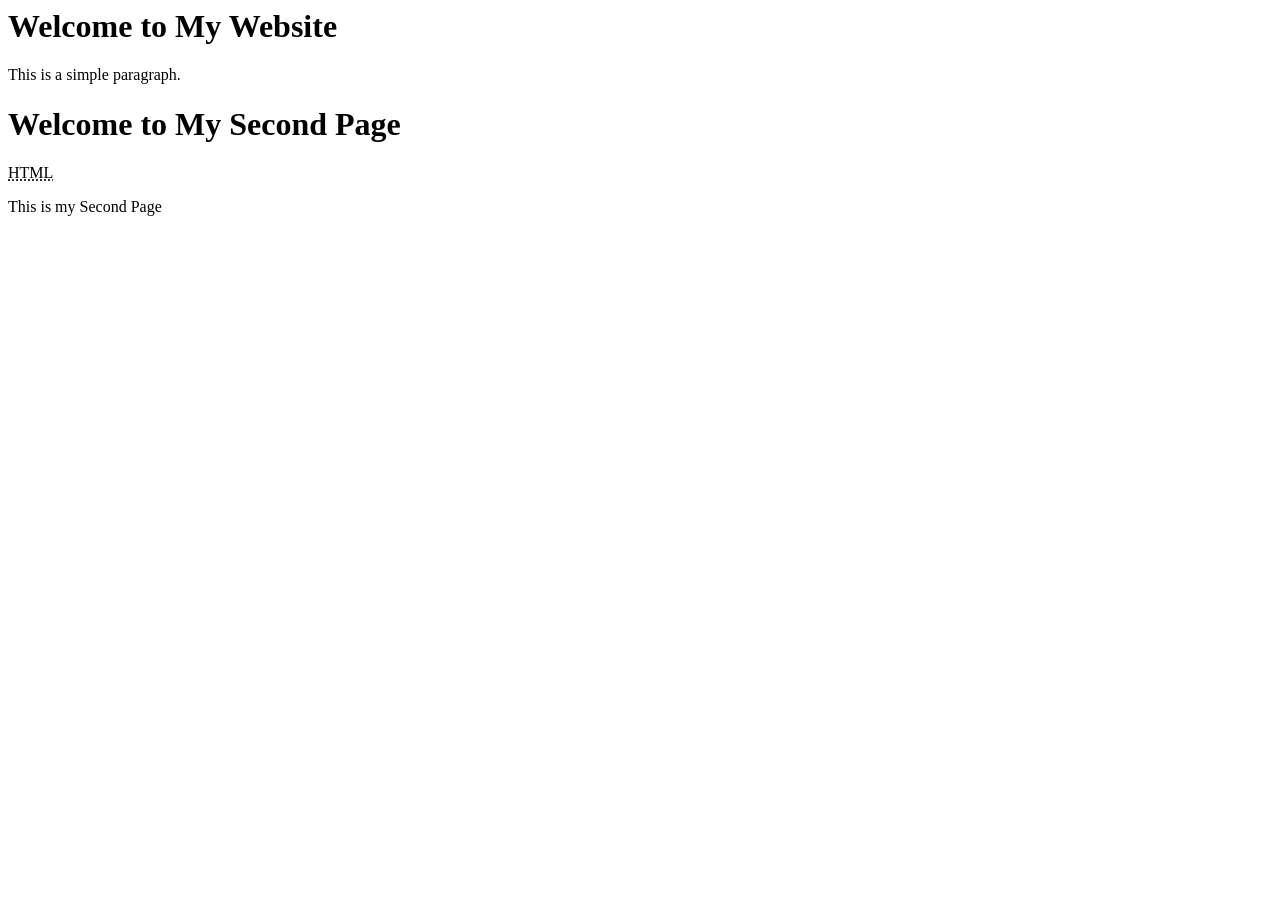
<file: Index.html>
<html>
    <head>
        <title>My Website</title>
    </head>
    <body>
        <h1>Welcome to My Website</h1>
        <p>This is a simple paragraph.</p>
    </body>
</html>
<html>
    <head>
        <title>
            My Second Handling 
        </title>
        <body>
            <h1>Welcome to My Second Page</h1>
              <abbr title="Hyper Text Markup Language">HTML</abbr>
            <p>This is my Second Page</p>
        </body>
    </head>
</html>

<html></html>
</file>
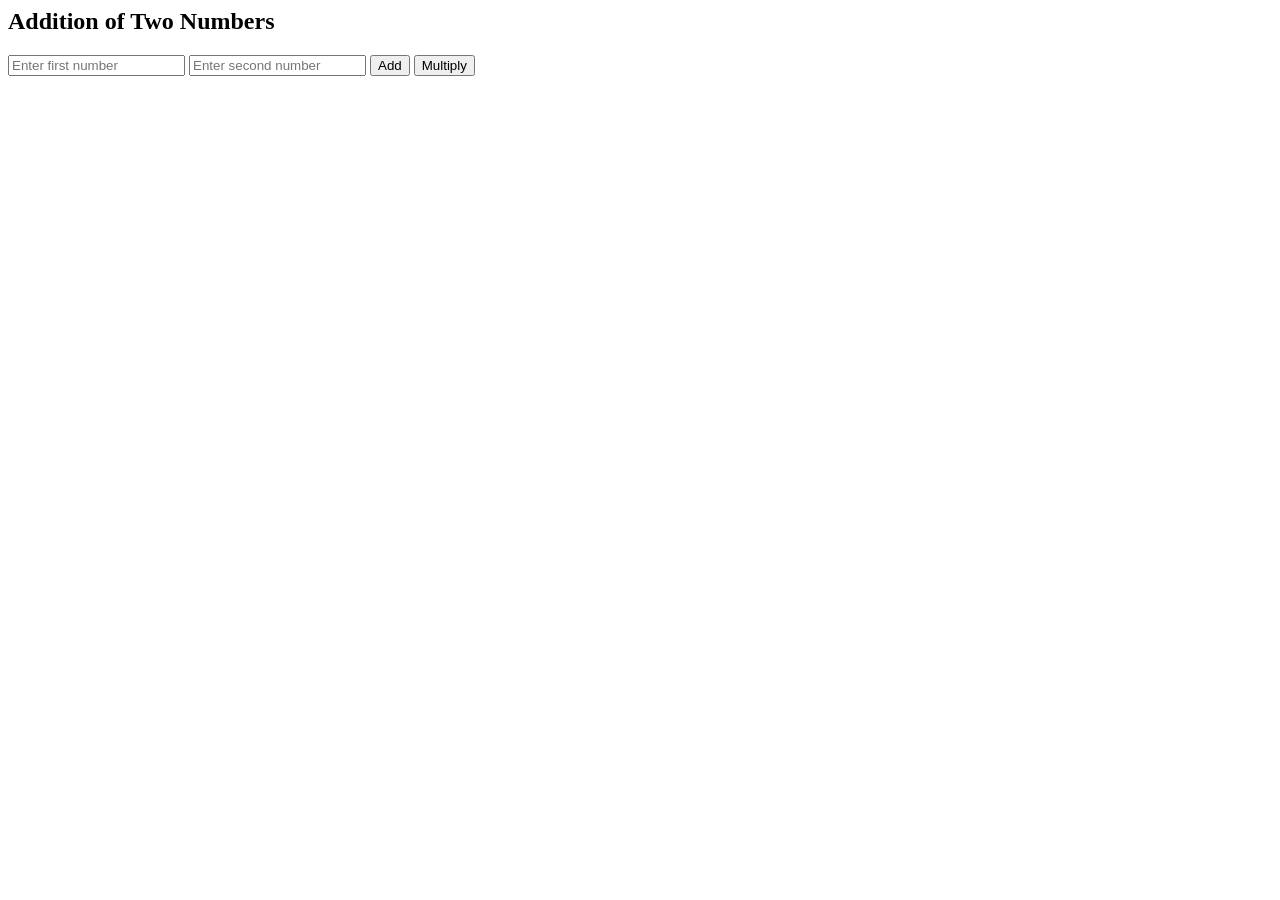
<file: Add.html>
<html>
    <body>
        <h2> Addition of Two Numbers </h2>
        <input type="number" id="num1" placeholder="Enter first number" />
        <input type="number" id="num2" placeholder="Enter second number" />
        <button onclick="addNumbers()">Add</button>
        <button onclick="mulNumbers()">Multiply</button>
        <h3 id="result"></h3>
        <script>
            function addNumbers() {
                let a = Number (document.getElementById("num1").value);
                let b = Number (document.getElementById("num2").value);
                let sum = a + b;

                document.getElementById("result").innerHTML = "Addition: " + sum;
            }
            function mulNumbers() {
                let a = Number (document.getElementById("num1").value);
                let b = Number (document.getElementById("num2").value);
                let mul = a * b;

                document.getElementById("result").innerHTML = "Multiplication: " + mul;
            }
        </script>
    </body>
</html>
</file>
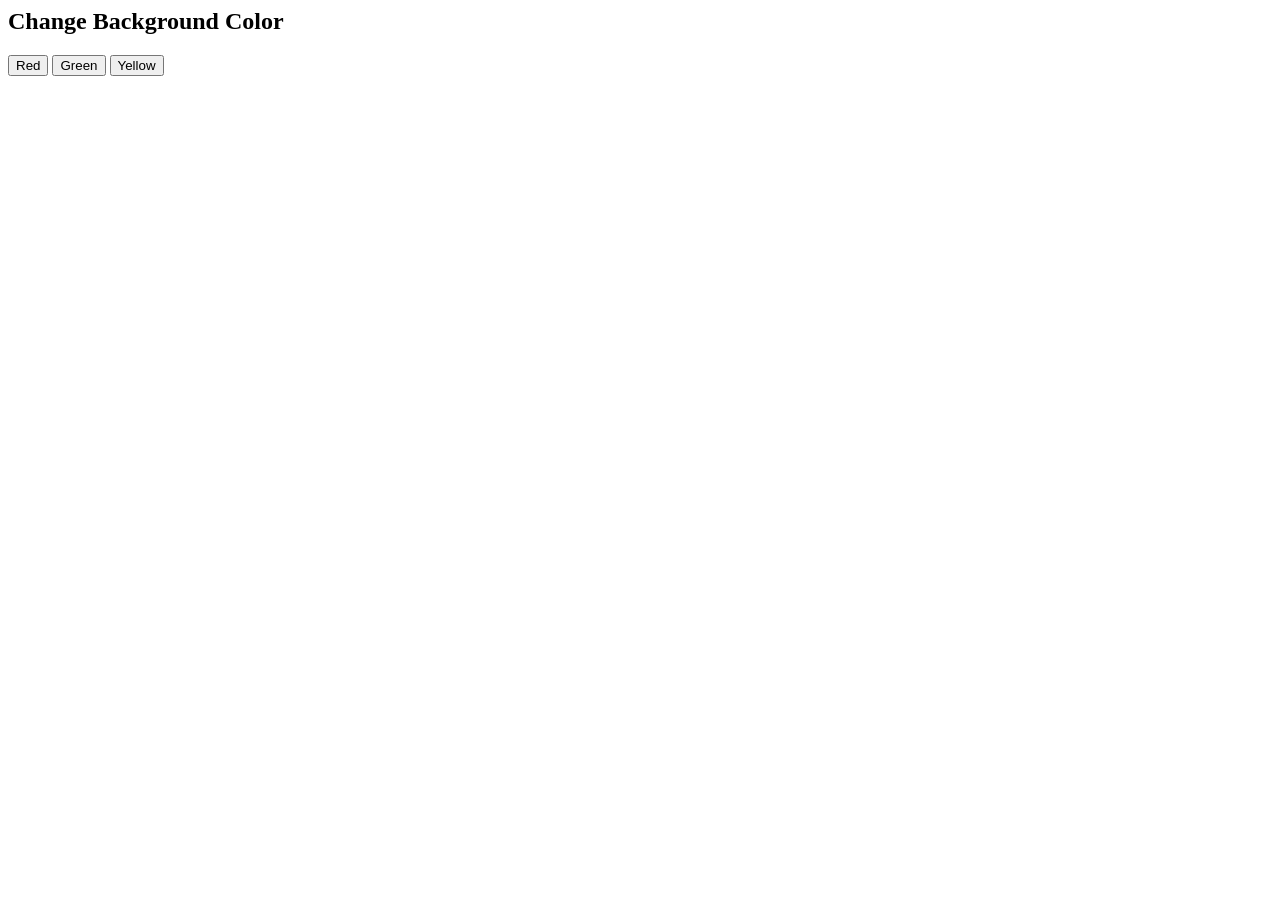
<file: Button.html>
<html>
    <head>
        <title>Button Example</title>
    </head>
    <body>
        <h2> Change Background Color </h2>
        <button onclick="changeColor('red')">Red</button>
        <button onclick="changeColor('green')">Green</button>
        <button onclick="changeColor('yellow')">Yellow</button>
        <script>
            function changeColor(color) {
                document.body.style.backgroundColor = color;
            }
        </script>
    </body>
</html>
</file>
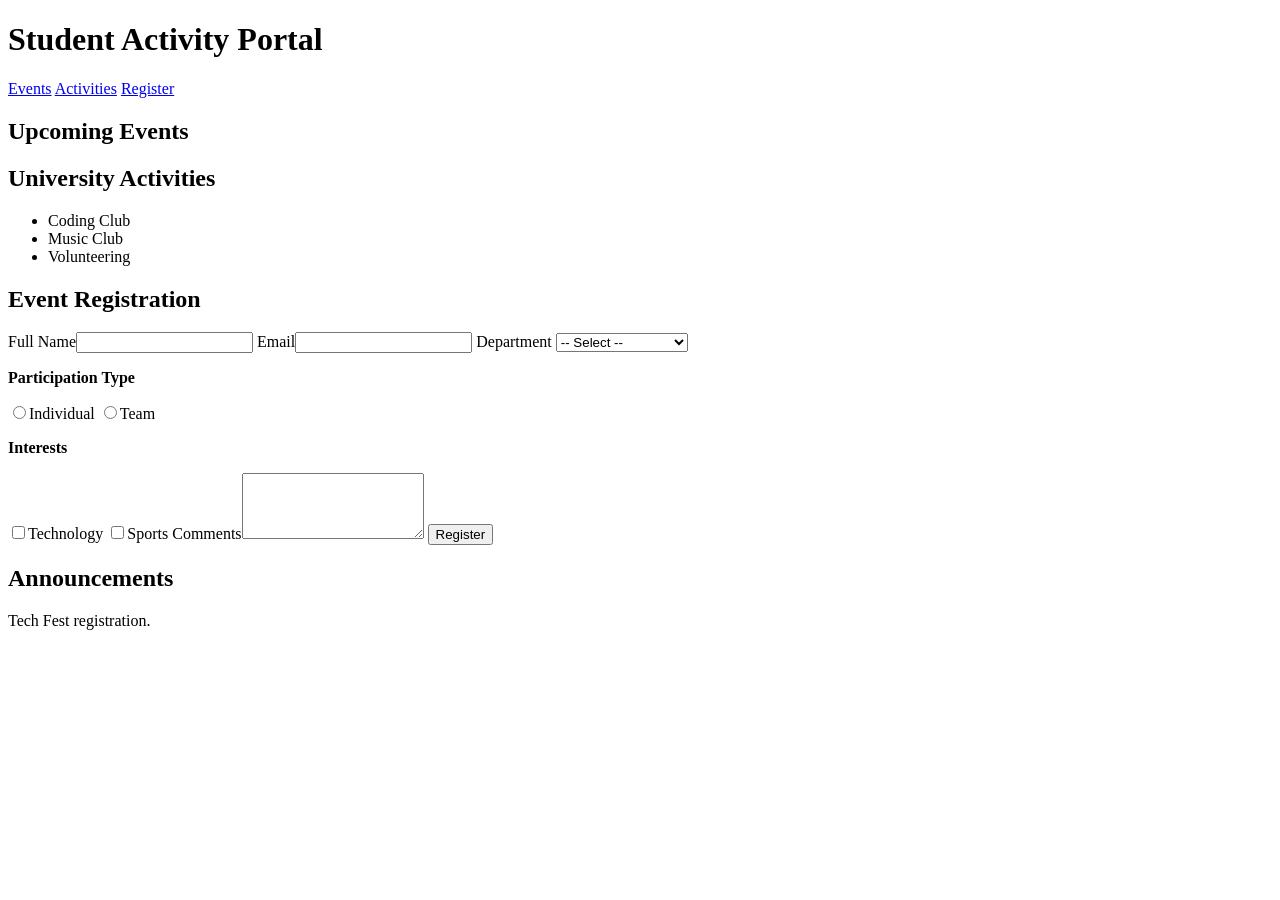
<file: Experiment 1.html>
<!DOCTYPE html>
<html lang="en">
<head>
  <meta charset="UTF-8">
  <title>Student Activity Portal</title>
</head>
<body>
  <header>
    <h1>Student Activity Portal</h1>
    <nav><a href="#events">Events</a> <a href="#activities">Activities</a> <a href="#register">Register</a></nav>
  </header>
  <main>
    <section id="events">
      <h2>Upcoming Events</h2>
    </section>
    <section id="activities">
      <h2>University Activities</h2>
      <ul><li>Coding Club</li><li>Music Club</li><li>Volunteering</li></ul>
    </section>
    <section id="register">
      <h2>Event Registration</h2>
      <form action="#" method="post">
        <label for="name">Full Name</label><input type="text" id="name" required>
        <label for="email">Email</label><input type="email" id="email" required>
        <label for="dept">Department</label>
        <select id="dept" required><option value="">-- Select --</option><option>Computer Science</option><option>Mechanical</option><option>Management</option></select>
        <p><b>Participation Type</b></p>
        <input type="radio" id="ind" name="type" required><label for="ind">Individual</label>
        <input type="radio" id="team" name="type"><label for="team">Team</label>
        <p><b>Interests</b></p>
        <input type="checkbox" id="tech"><label for="tech">Technology</label>
        <input type="checkbox" id="sports"><label for="sports">Sports</label>
        <label for="msg">Comments</label><textarea id="msg" rows="4"></textarea>
        <button type="submit">Register</button>
      </form>
    </section>
    <aside><h2>Announcements</h2><p>Tech Fest registration.</p></aside>
  </main>
 
</body>
</html>
</file>
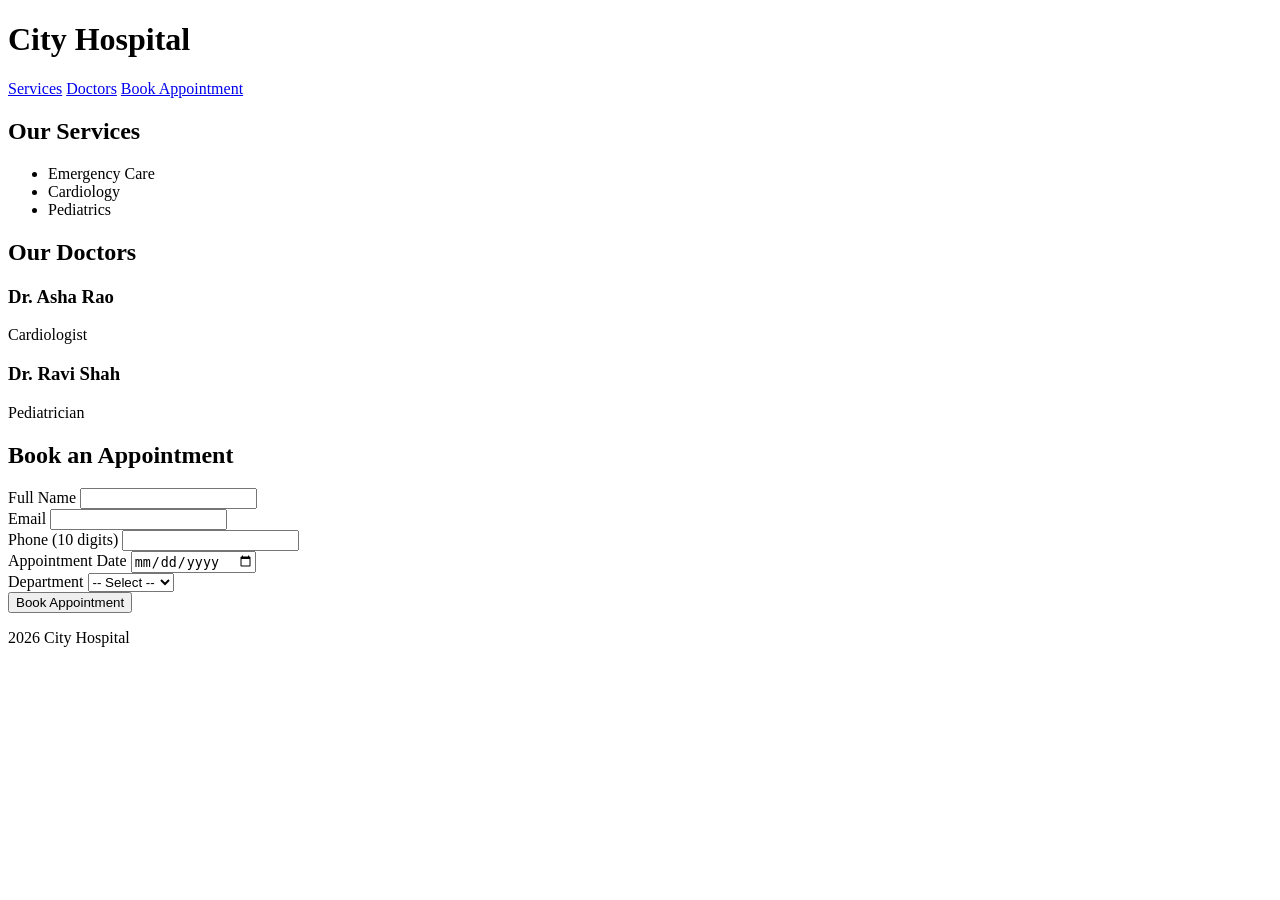
<file: Experiment 2.html>
<!DOCTYPE html>
<html lang="en">
<head>
  <meta charset="UTF-8">
  <title>City Hospital</title>
</head>
<body>
  <a href="#main"></a>
  <header>
    <h1>City Hospital</h1>
    <nav aria-label="Main">
      <a href="#services">Services</a>
      <a href="#doctors">Doctors</a>
      <a href="#appointment">Book Appointment</a>
    </nav>
  </header>
  <main id="main">
    <section id="services">
      <h2>Our Services</h2>
      <ul><li>Emergency Care</li><li>Cardiology</li><li>Pediatrics</li></ul>
    </section>
    <section id="doctors">
      <h2>Our Doctors</h2>
      <article><h3>Dr. Asha Rao</h3><p>Cardiologist</p></article>
      <article><h3>Dr. Ravi Shah</h3><p>Pediatrician</p></article>
    </section>
    <section id="appointment">
      <h2>Book an Appointment</h2>
      <form action="#" method="post">
        <label for="name">Full Name</label> <input type="text" id="name" name="name" autocomplete="name" required><br>
        <label for="email">Email</label> <input type="email" id="email" name="email" required><br>
        <label for="phone">Phone (10 digits)</label> <input type="tel" id="phone" name="phone" pattern="[0-9]{10}" required><br>
        <label for="date">Appointment Date</label> <input type="date" id="date" name="date" required><br>
        <label for="dept">Department</label> <select id="dept" name="dept" required><option value="">-- Select --</option><option>Cardiology</option><option>Pediatrics</option></select><br>
        <button type="submit">Book Appointment</button>
      </form>
    </section>
  </main>
  <footer><p>2026 City Hospital</p></footer>
</body>
</html>
</file>
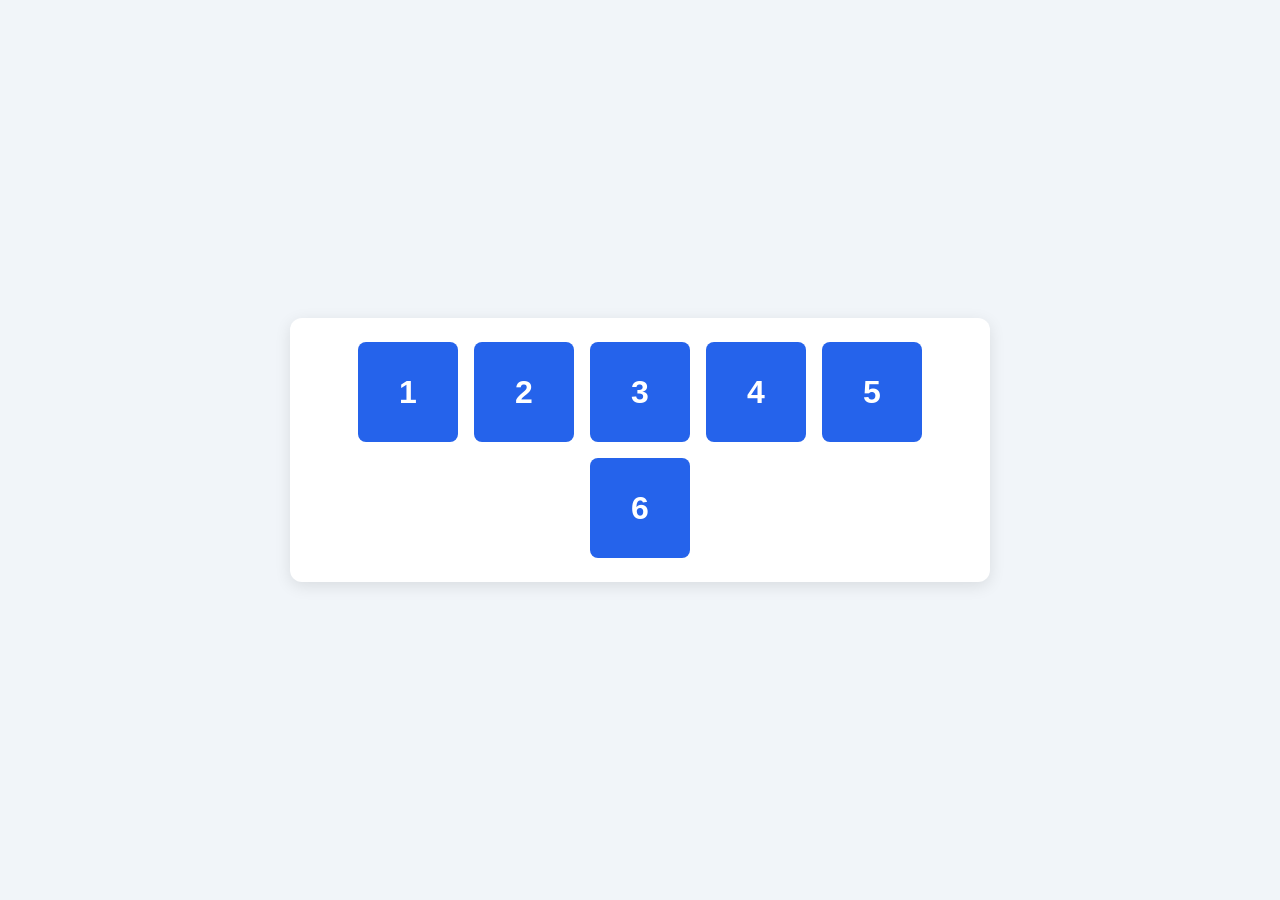
<file: Flex.html>
<!DOCTYPE html>
<html lang="en">
<head>
	<meta charset="UTF-8">
	<meta name="viewport" content="width=device-width, initial-scale=1.0">
	<title>Flexbox Items</title>
	<style>
		* {
			box-sizing: border-box;
		}

		body {
			margin: 0;
			min-height: 100vh;
			display: grid;
			place-items: center;
			font-family: Arial, sans-serif;
			background: #f1f5f9;
		}

		.container {
			display: flex;
			flex-wrap: wrap;
			justify-content: center;
			gap: 16px;
			width: min(700px, 90%);
			padding: 24px;
			background: white;
			border-radius: 12px;
			box-shadow: 0 4px 16px rgb(0 0 0 / 10%);
		}

		.item {
			display: grid;
			place-items: center;
			width: 100px;
			height: 100px;
			color: white;
			font-size: 2rem;
			font-weight: bold;
			background: #2563eb;
			border-radius: 8px;
		}
	</style>
</head>
<body>
	<main class="container" aria-label="Flexbox items">
		<div class="item">1</div>
		<div class="item">2</div>
		<div class="item">3</div>
		<div class="item">4</div>
		<div class="item">5</div>
		<div class="item">6</div>
	</main>
</body>
</html>
</file>
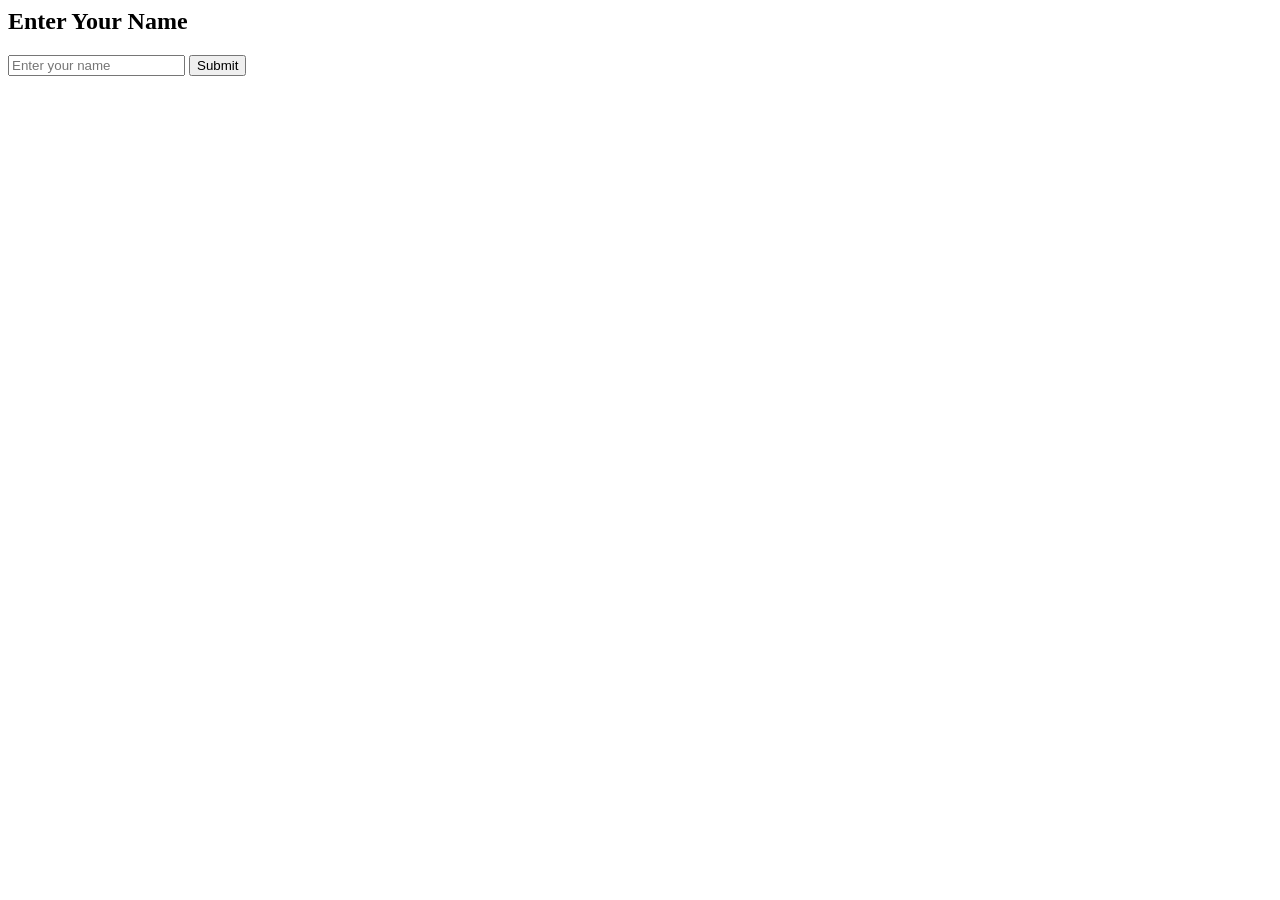
<file: Form.html>
<html>
    <body>

        <h2> Enter Your Name</h2>
        <input type="text" id="username" placeholder="Enter your name" />
        <button onclick="greet()">Submit</button>
        <h3 id="result"></h3>

        <script>
            function greet() {
                let name = document.getElementById("username").value;

                document.getElementById("result").innerHTML = "Hello " + name + ",Welcome!";
            }
        </script>
    </body>

</html>
</file>
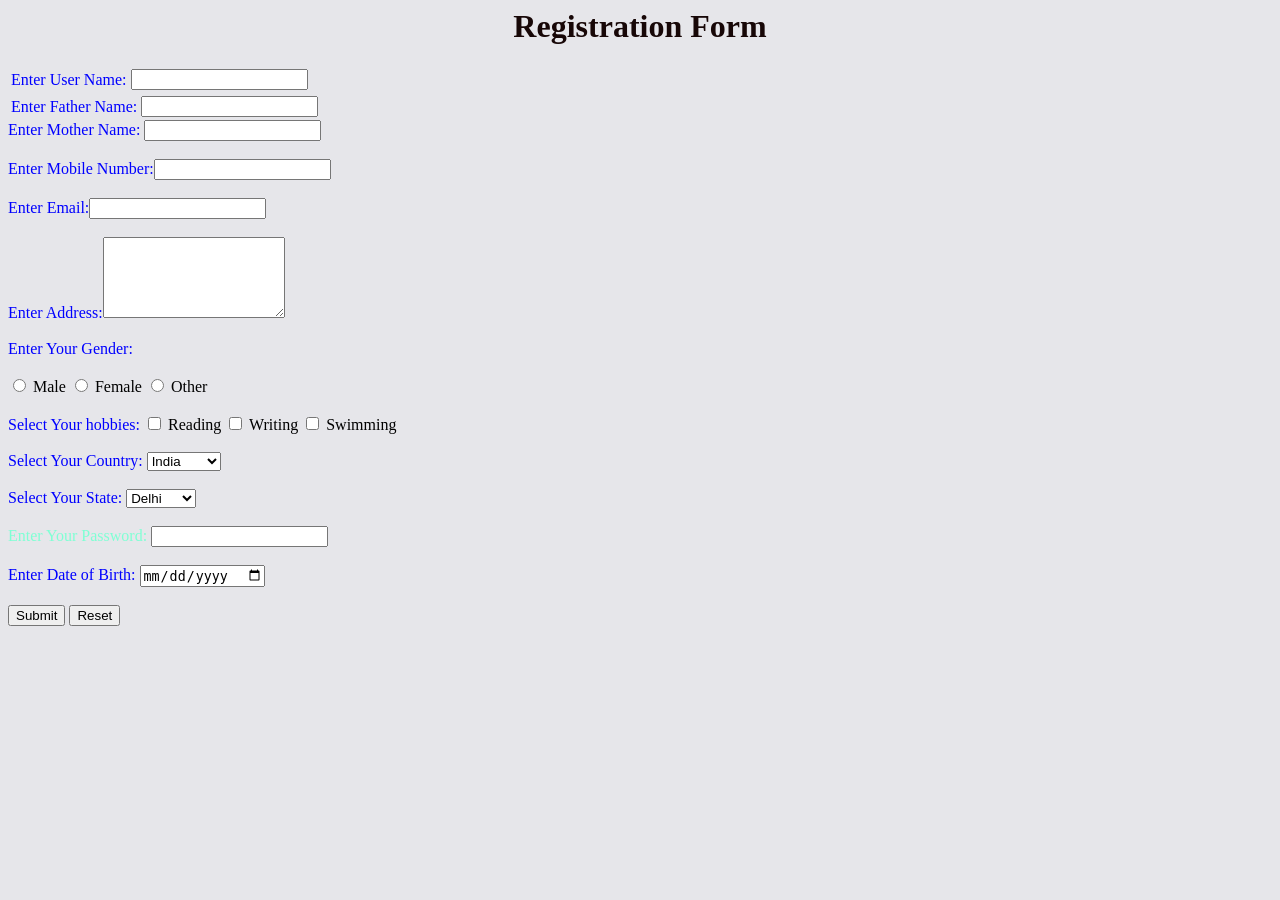
<file: Input.html>
<html>
   <head>
        <link rel="stylesheet" href="Input.css"></head>
    <style>
        body{
            background-color:rgb(230, 230, 234);
            background-image:none;
           
        }h1{
            color: rgb(23, 7, 7);
            text-align: center;
        }
    </style>
     <body>
        <h1 >Registration Form</h1>
        <form>
            <table>
            <tr>

        <td><label class="uname label">Enter User Name:</label> </td>
        <td><input type="text" name="uname"></td>
            </tr>
            </table>
            <table>
                <tr>
                    <td><label>Enter Father Name:</label></td>
                    <td><input type="text" name="fname"></td>
                </tr>
            </table>
        <label>Enter Mother Name:</label> <input type="text" name="mname"><br><br>
        <label>Enter Mobile Number:</label><input type="text" name="mnumber"><br><br>
        <label style="color: blue;">Enter Email:</label><input type="text" name="email"><br><br>
        <label style="color: blue;">Enter Address:</label><textarea name="address" rows="5" cols="20"></textarea><br><br>
        <label style="color: blue;">Enter Your Gender:</label><br><br>
        <input type="radio" name="gender" value="male"> Male
        <input type="radio" name="gender" value="female"> Female
        <input type="radio" name="gender" value="Other"> Other<br><br>
        <label>Select Your hobbies: </label>
        <input type="checkbox" name="hobbies" value="reading"> Reading
        <input type="checkbox" name="hobbies" value="writing"> Writing
        <input type="checkbox" name="hobbies" value="swimming"> Swimming<br><br>
        <label>Select Your Country:</label>
        <select name="country">
            <option value="india">India</option>
            <option value="usa">USA</option>
            <option value="uk">UK</option>
            <option value="australia">Australia</option>

        </select><br><br>
        <label>Select Your State:</label>
        <select name="state">
            <option value="delhi">Delhi</option>
            <option value="mumbai">Mumbai</option>
            <option value="punjab">Punjab</option>
            <option value="assam">Assam</option>
        </select>
        <br><br>
       <label style="color:aquamarine">Enter Your Password:</label>
       <input type="password" name="password"><br><br>
       <label> Enter Date of Birth:</label>
       <input type="date" name="dob"><br><br>
       <input type="submit" value="Submit">
       <input type="reset" value="Reset">

    </form>    </body>
</html>
</file>
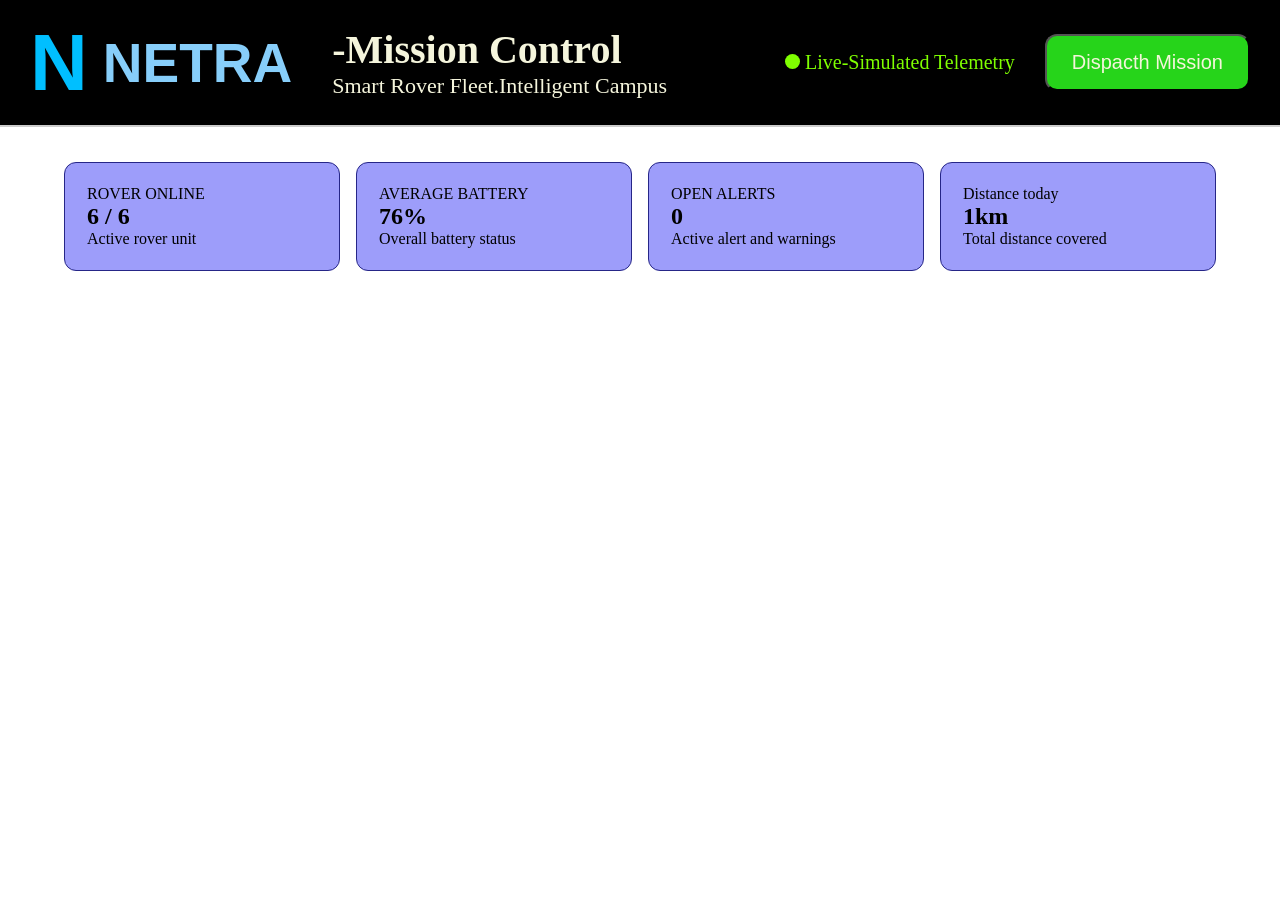
<file: NavBr.html>
<!DOCTYPE html>
<html>
<head>
   <meta charset="UTF-8">
   <meta name="viewpoint" content="width-device-width, initail-scale=1.0">
   <title>NETRA</title>
   <link rel="stylesheet" href="NavBr.css">
</head>
<body>
    <header class="navbar">
        <!--Left Section:Logo and Branding-->
        <div class="brand-section">
             <div class="logo">N</div>
        <h1 class="brand-name" style="color: lightskyblue;">NETRA</h1>
        </div>
       
   
    <!--Middle Section:Title and Subtitle-->
    <div class="title-section">
        <h2 style="color: beige;">-Mission Control</h2>
        <p style="color: beige;">Smart Rover Fleet.Intelligent Campus</p>
    </div>

    <!--Right Section: Status and Button-->
    <div class="right-section">
        <div class="status">
            <span class="status-dot"></span>
            <span style="color: chartreuse;">Live-Simulated Telemetry</span>
        </div>
   

    <button class="dispacth-btn">
        Dispacth Mission
    </button>
     </div>
        
    </header>
    <main class="page">

    <section class="kpi-grid">
        <article class="kpi-card">
            <span>ROVER ONLINE</span>
            <h2 id="online-count">6 / 6</h2>
            <p style="color: black;">Active rover unit</p>
        </article>
        <!--three more cards,same shape-->

         <article class="kpi-card">
            <span>AVERAGE BATTERY</span>
            <h2 id="battery-level">76%</h2>
            <p style="color: black;">Overall battery status</p>
        </article>

         <article class="kpi-card">
            <span>OPEN ALERTS</span>
            <h2 id="open-alert">0</h2>
            <p style="color: black;">Active alert and warnings</p>
        </article>

         <article class="kpi-card">
            <span>Distance today</span>
            <h2 id="distance-toady">1km</h2>
            <p style="color: black;">Total distance covered </p>
        </article>
    </section>
</main>

     
</body>
</html>
</file>
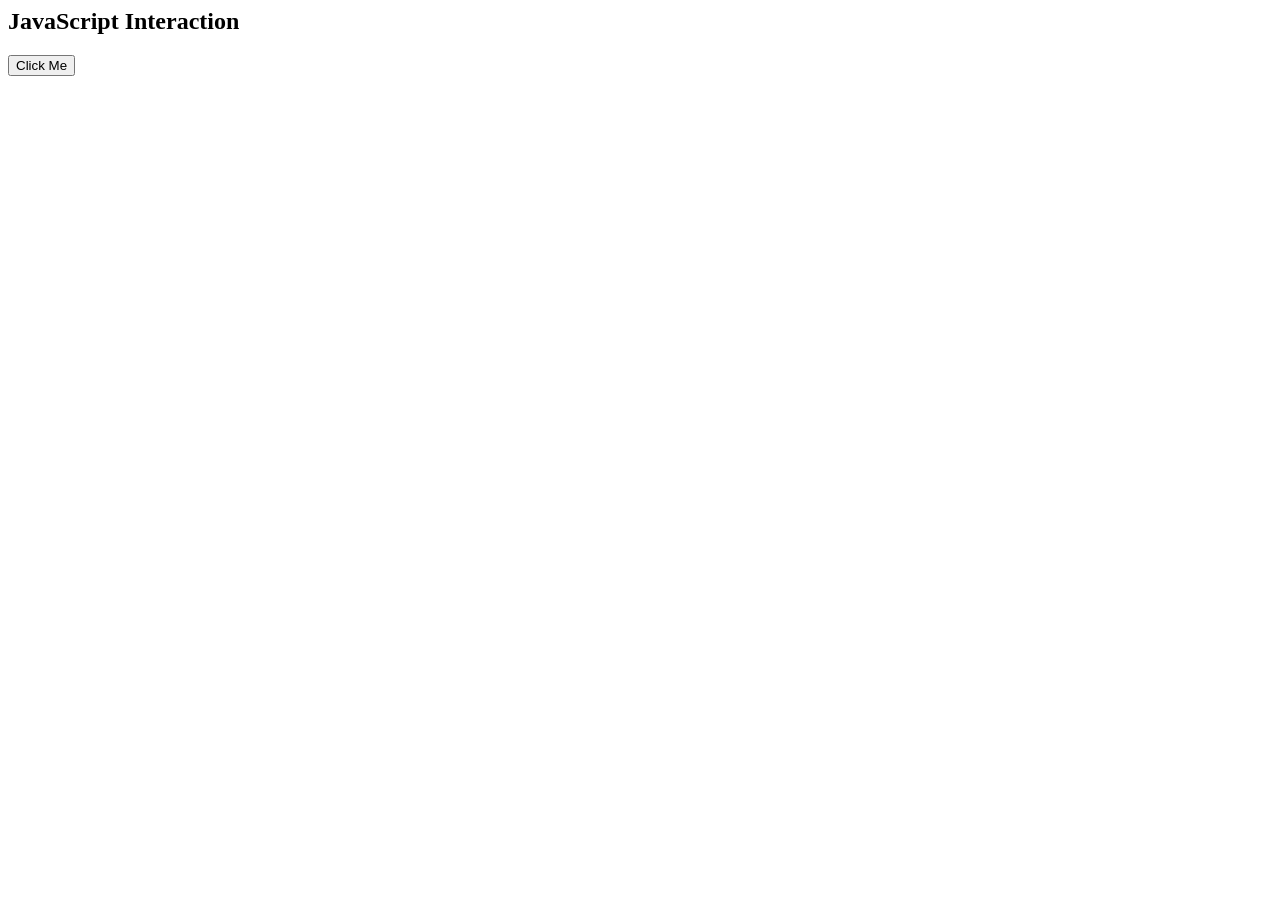
<file: one.html>
<html>
    <body>
        <h2>JavaScript Interaction</h2>

        <button onclick="displayMessage()">Click Me</button>

        <p id="result"></p>

        <script>
            function displayMessage() {
                document.getElementById("result").innerHTML="Welcome to JavaScript"
                
            }
        </script>
    </body>
</html>
</file>
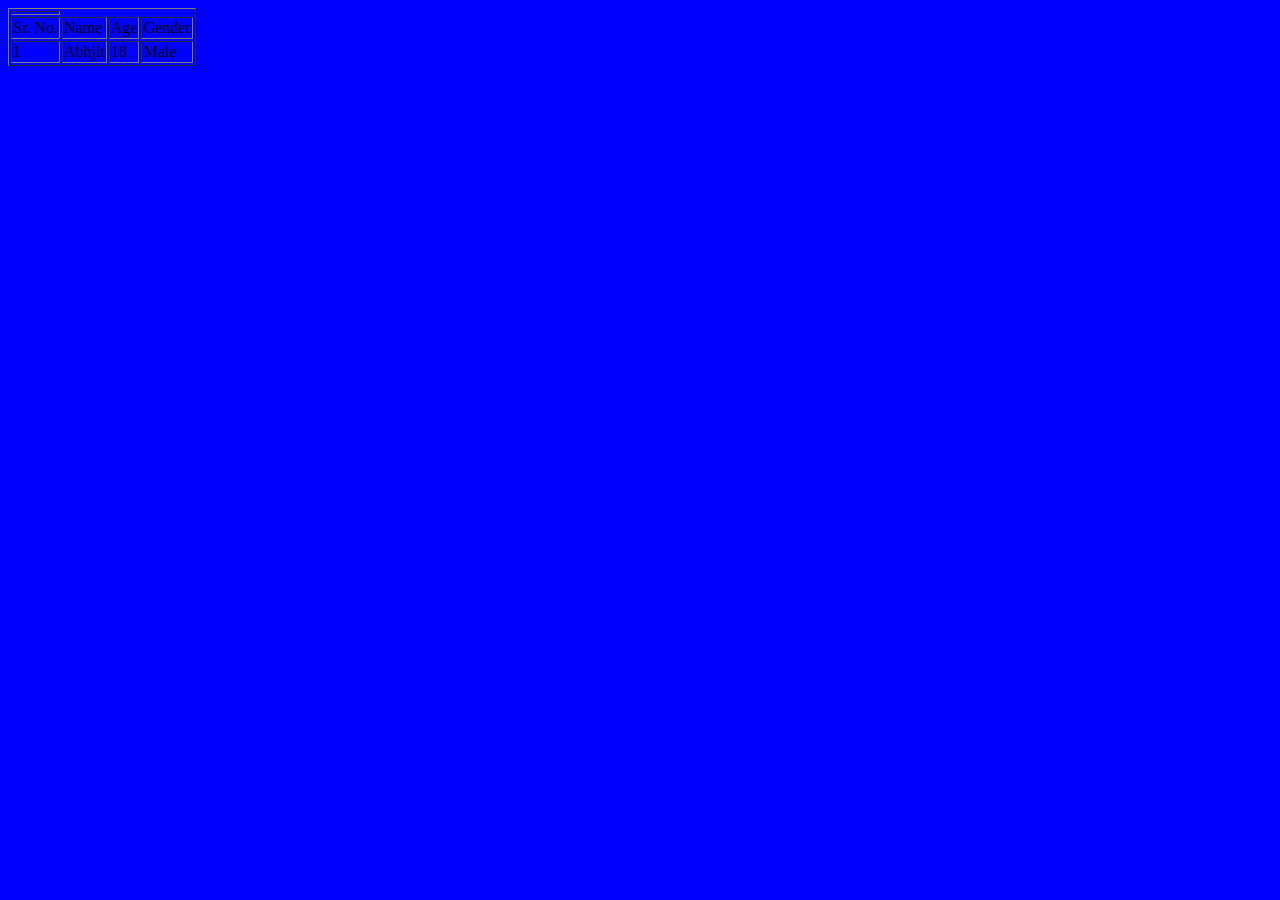
<file: table.html>
<html>
    <head>
        <link rel="stylesheet" href="table.css">
    </head>
    <body>
        <table border="1">
            <th>
            <tr>
                <td>Sr. No.</td>
                    <td>Name</td>
                    <td>Age</td>
                    <td>Gender</td>
                </tr>
            </th>
                <tr>
                    <td>1</td>
                    <td>Abhjit</td>
                    <td>18</td>
                    <td>Male</td>
                </tr>
            </table>
        </body>
    </head>
</html>
</file>
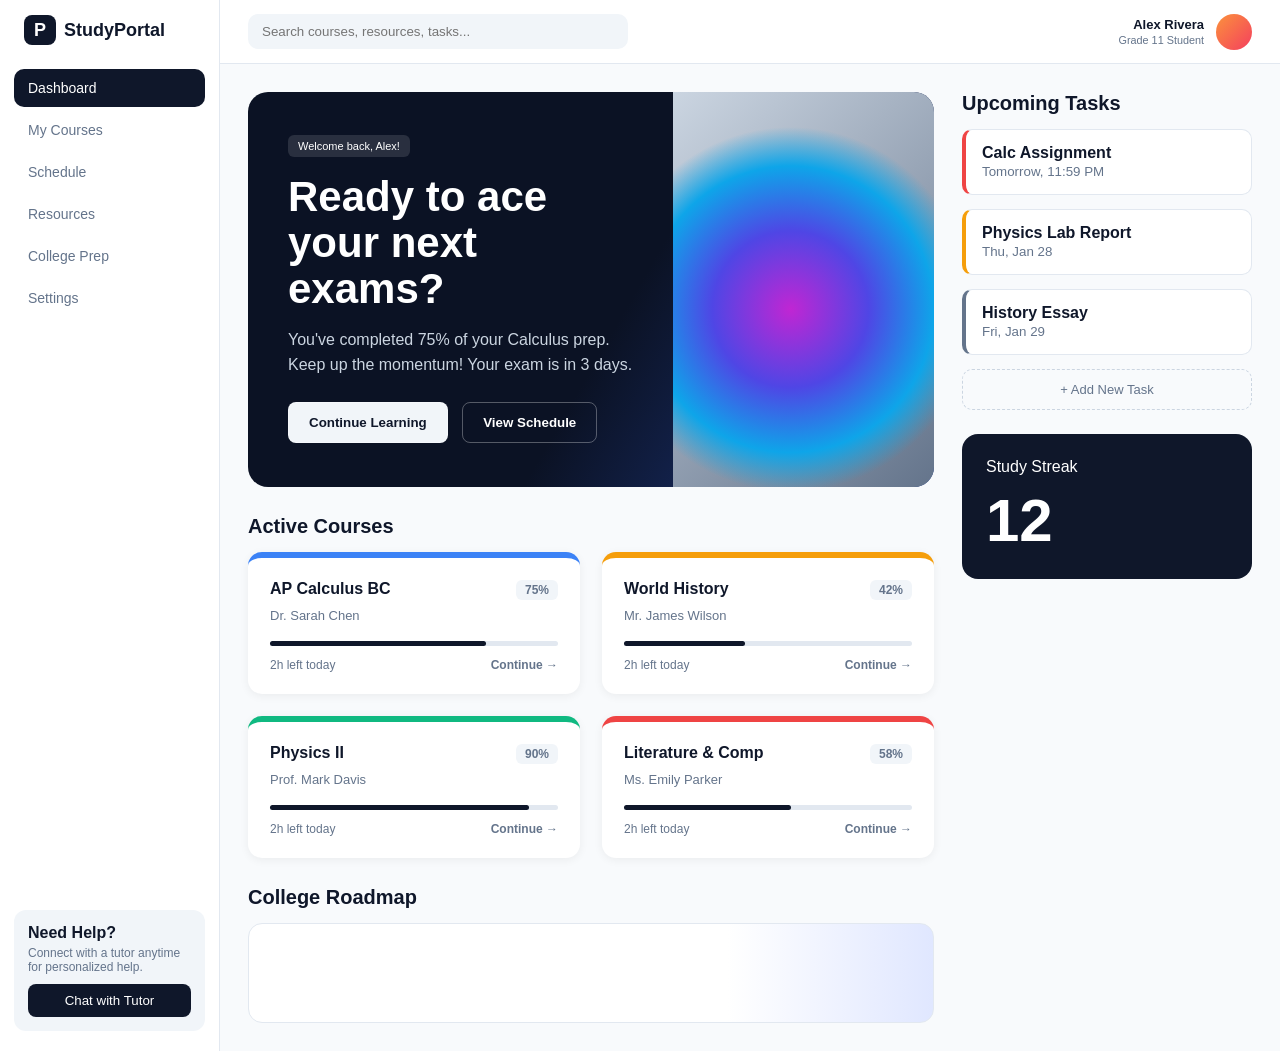
<file: .vscode/Study.html>
<!DOCTYPE html>
<html lang="en">
<head>
  <meta charset="UTF-8">
  <meta name="viewport" content="width=device-width, initial-scale=1">
  <title>StudyPortal</title>
  <link rel="stylesheet" href="Study.css">
</head>
<body>

  <!-- Left menu -->
  <aside class="sidebar">
    <div class="logo"><span>P</span>StudyPortal</div>

    <a href="#" class="active">Dashboard</a>
    <a href="#">My Courses</a>
    <a href="#">Schedule</a>
    <a href="#">Resources</a>
    <a href="#">College Prep</a>
    <a href="#">Settings</a>

    <div class="help-box">
      <b>Need Help?</b>
      <p>Connect with a tutor anytime for personalized help.</p>
      <button>Chat with Tutor</button>
    </div>
  </aside>

  <div class="content">

    <!-- Top bar -->
    <header class="topbar">
      <input type="text" placeholder="Search courses, resources, tasks...">
      <div class="profile">
        <div><b>Alex Rivera</b><br><small>Grade 11 Student</small></div>
        <div class="avatar"></div>
      </div>
    </header>

    <div class="page">

      <!-- Main column -->
      <main class="main">

        <section class="hero">
          <div class="hero-text">
            <span class="badge">Welcome back, Alex!</span>
            <h1>Ready to ace your next exams?</h1>
            <p>You've completed 75% of your Calculus prep. Keep up the momentum! Your exam is in 3 days.</p>
            <button class="white">Continue Learning</button>
            <button>View Schedule</button>
          </div>
          <div class="hero-img"></div>
        </section>

        <h2>Active Courses</h2>
        <section class="course-grid">

          <div class="course" style="--color: var(--blue)">
            <div class="course-top">AP Calculus BC <span>75%</span></div>
            <p class="teacher">Dr. Sarah Chen</p>
            <div class="bar"><div style="width:75%"></div></div>
            <div class="course-bottom"><span>2h left today</span><b>Continue →</b></div>
          </div>

          <div class="course" style="--color: var(--orange)">
            <div class="course-top">World History <span>42%</span></div>
            <p class="teacher">Mr. James Wilson</p>
            <div class="bar"><div style="width:42%"></div></div>
            <div class="course-bottom"><span>2h left today</span><b>Continue →</b></div>
          </div>

          <div class="course" style="--color: var(--green)">
            <div class="course-top">Physics II <span>90%</span></div>
            <p class="teacher">Prof. Mark Davis</p>
            <div class="bar"><div style="width:90%"></div></div>
            <div class="course-bottom"><span>2h left today</span><b>Continue →</b></div>
          </div>

          <div class="course" style="--color: var(--red)">
            <div class="course-top">Literature &amp; Comp <span>58%</span></div>
            <p class="teacher">Ms. Emily Parker</p>
            <div class="bar"><div style="width:58%"></div></div>
            <div class="course-bottom"><span>2h left today</span><b>Continue →</b></div>
          </div>

        </section>

        <h2>College Roadmap</h2>
        <div class="roadmap"></div>
      </main>

      <!-- Right column -->
      <aside class="side">
        <h2 style="margin-top:0">Upcoming Tasks</h2>

        <div class="task" style="--color: var(--red)">
          <b>Calc Assignment</b><br><small>Tomorrow, 11:59 PM</small>
        </div>
        <div class="task" style="--color: var(--orange)">
          <b>Physics Lab Report</b><br><small>Thu, Jan 28</small>
        </div>
        <div class="task" style="--color: var(--grey)">
          <b>History Essay</b><br><small>Fri, Jan 29</small>
        </div>
        <div class="add-task">+ Add New Task</div>

        <div class="streak">
          Study Streak
          <b>12</b>
        </div>
      </aside>

    </div>
  </div>

</body>
</html>
</file>
<file: Input.css>
body{
    background-color: blue;
}
label{
    color: blue;
}
</file>
<file: NavBr.css>
*{
    margin: 0;
    padding: 0;
}

.navbar{
    display:flex;
    background-color: #000000;
    height: 125px;
    align-items: center;
    padding: 0 30px;
    border-bottom: 2px solid #ccc;
}

.brand-section{
    display: flex;
    align-items: center;
    gap: 15px;
}

.logo{
    color: deepskyblue;
    font-size: 80px;
    font-weight: bold;
    font-family: 'Arial', sans-serif;
}
.brand-name{
    color: lightskyblue;
    font-size: 55px;
    font-family: 'Arail', sans-serif
}

.title-section{
    margin-left: 40px;
}

.title-section h2{
    color: beige;
    font-size: 40px;
}
.title-section p{
    color: beige;
    font-size: 22px;
}

.right-section{
    display: flex;
    align-items: center;
    margin-left: auto;
    gap: 30px;
}

.status{
    color: #162be9;
    font-size: 20px;
}

.status-dot{
    display: inline-block;
    background-color: chartreuse;
    width: 15px;
    height: 15px;
    border-radius: 50%;

}
.dispacth-btn{
    background-color: rgb(38, 212, 26);
    color: beige;
    font-size: 20px;
    padding: 15px 25px;
    border-radius: 12px;
    cursor: pointer;

}
.page{
    padding: 35px 5%;
}
.page p{
    color: #d0c3f3
}
.kpi-grid{
    display: grid;
    grid-template-columns: repeat(4,1fr);
    gap: 16px;
    margin-bottom: 30px;
}
.kpi-card, .panel{
    background: rgb(157, 157, 250);
    border: 1px solid  rgb(38, 38, 135);
    border-radius: 12px;
}
.kpi-card{
    padding: 22px;
    transition: 0.3s;
}
.kpi-card:hover{
    border-color: rgb(255, 3, 3);
    transform: translateY(-3px);
}
</file>
<file: table.css>
body{
    background-color: blue;

}
label{
    color: blue;
}
</file>
<file: .vscode/Study.css>
:root {
  --dark: #0f172a;
  --grey: #64748b;
  --border: #e2e8f0;
  --page: #f8fafc;
  --blue: #3b82f6;
  --orange: #f59e0b;
  --green: #10b981;
  --red: #ef4444;
}

* { margin: 0; padding: 0; box-sizing: border-box; }

body {
  font-family: "Segoe UI", Arial, sans-serif;
  background: var(--page);
  color: var(--dark);
  display: flex;
}


.sidebar {
  width: 220px;
  min-height: 100vh;
  background: white;
  border-right: 1px solid var(--border);
  padding: 20px 14px;
  display: flex;
  flex-direction: column;
}
.logo { font-size: 18px; font-weight: bold; margin: 0 10px 28px; }
.logo span {
  background: var(--dark); color: white;
  padding: 5px 10px; border-radius: 8px; margin-right: 8px;
}
.sidebar a {
  display: block; padding: 11px 14px; margin-bottom: 4px;
  border-radius: 10px; color: var(--grey);
  text-decoration: none; font-size: 14px;
}
.sidebar a:hover { background: #f1f5f9; }
.sidebar a.active { background: var(--dark); color: white; }

.help-box { margin-top: auto; background: #f1f5f9; padding: 14px; border-radius: 12px; }
.help-box p { font-size: 12px; color: var(--grey); margin: 4px 0 10px; }
.help-box button {
  width: 100%; padding: 9px; border: none; border-radius: 8px;
  background: var(--dark); color: white; cursor: pointer;
}


.content { flex: 1; }

.topbar {
  height: 64px; background: white; border-bottom: 1px solid var(--border);
  display: flex; align-items: center; justify-content: space-between;
  padding: 0 28px;
}
.topbar input {
  width: 380px; padding: 10px 14px; border: none;
  background: #f1f5f9; border-radius: 10px;
}
.profile { display: flex; align-items: center; gap: 12px; text-align: right; font-size: 13px; }
.profile small { color: var(--grey); }
.avatar { width: 36px; height: 36px; border-radius: 50%; background: linear-gradient(135deg, #fb923c, #f43f5e); }


.page {
  display: flex; gap: 28px; padding: 28px;
}
.main { flex: 1; }
.side { width: 290px; }

h2 { font-size: 20px; margin: 28px 0 14px; }


.hero {
  display: flex; overflow: hidden; border-radius: 20px;
  background: linear-gradient(120deg, #0b1224 55%, #1e3a8a);
  color: white; min-height: 290px;
}
.hero-text { flex: 1; padding: 44px 40px; }
.badge {
  font-size: 11px; padding: 5px 10px; border-radius: 6px;
  background: rgba(255,255,255,.12);
}
.hero h1 { font-size: 42px; margin: 20px 0 14px; line-height: 1.1; }
.hero p { color: #cbd5e1; line-height: 1.6; margin-bottom: 24px; }
.hero button {
  padding: 12px 20px; border-radius: 8px; font-weight: 600; cursor: pointer;
  border: 1px solid rgba(255,255,255,.3); background: none; color: white; margin-right: 10px;
}
.hero button.white { background: #f1f5f9; color: var(--dark); }

.hero-img {
  width: 38%;
  background:
    radial-gradient(circle at 45% 55%, #c026d3, #4f46e5 30%, #0ea5e9 55%, transparent 70%),
    linear-gradient(135deg, #cbd5e1, #64748b);
}


.course-grid { display: grid; grid-template-columns: 1fr 1fr; gap: 22px; }
.course {
  background: white; padding: 22px; border-radius: 14px;
  border-top: 6px solid var(--color);
  box-shadow: 0 2px 10px rgba(0,0,0,.06);
}
.course-top { display: flex; justify-content: space-between; font-weight: bold; }
.course-top span { background: #f1f5f9; padding: 3px 9px; border-radius: 6px; font-size: 12px; color: var(--grey); }
.teacher { color: var(--grey); font-size: 13px; margin: 8px 0 18px; }
.bar { height: 5px; background: var(--border); border-radius: 5px; margin-bottom: 12px; }
.bar div { height: 100%; background: var(--dark); border-radius: 5px; }
.course-bottom { display: flex; justify-content: space-between; font-size: 12px; color: var(--grey); }

.roadmap { height: 100px; background: linear-gradient(90deg, white 70%, #e0e7ff); border: 1px solid var(--border); border-radius: 14px; }


.task {
  background: white; padding: 14px 16px; margin-bottom: 14px; border-radius: 10px;
  border: 1px solid var(--border); border-left: 4px solid var(--color);
}
.task small { color: var(--grey); }
.add-task {
  text-align: center; padding: 12px; color: var(--grey); font-size: 13px;
  border: 1px dashed #cbd5e1; border-radius: 10px;
}
.streak {
  background: var(--dark); color: white; padding: 24px;
  border-radius: 16px; margin-top: 24px;
}
.streak b { display: block; font-size: 60px; margin-top: 10px; }


@media (max-width: 1000px) {
  body, .page { flex-direction: column; }
  .sidebar { width: 100%; min-height: auto; }
  .side { width: 100%; }
  .hero-img { display: none; }
  .course-grid { grid-template-columns: 1fr; }
}
</file>
